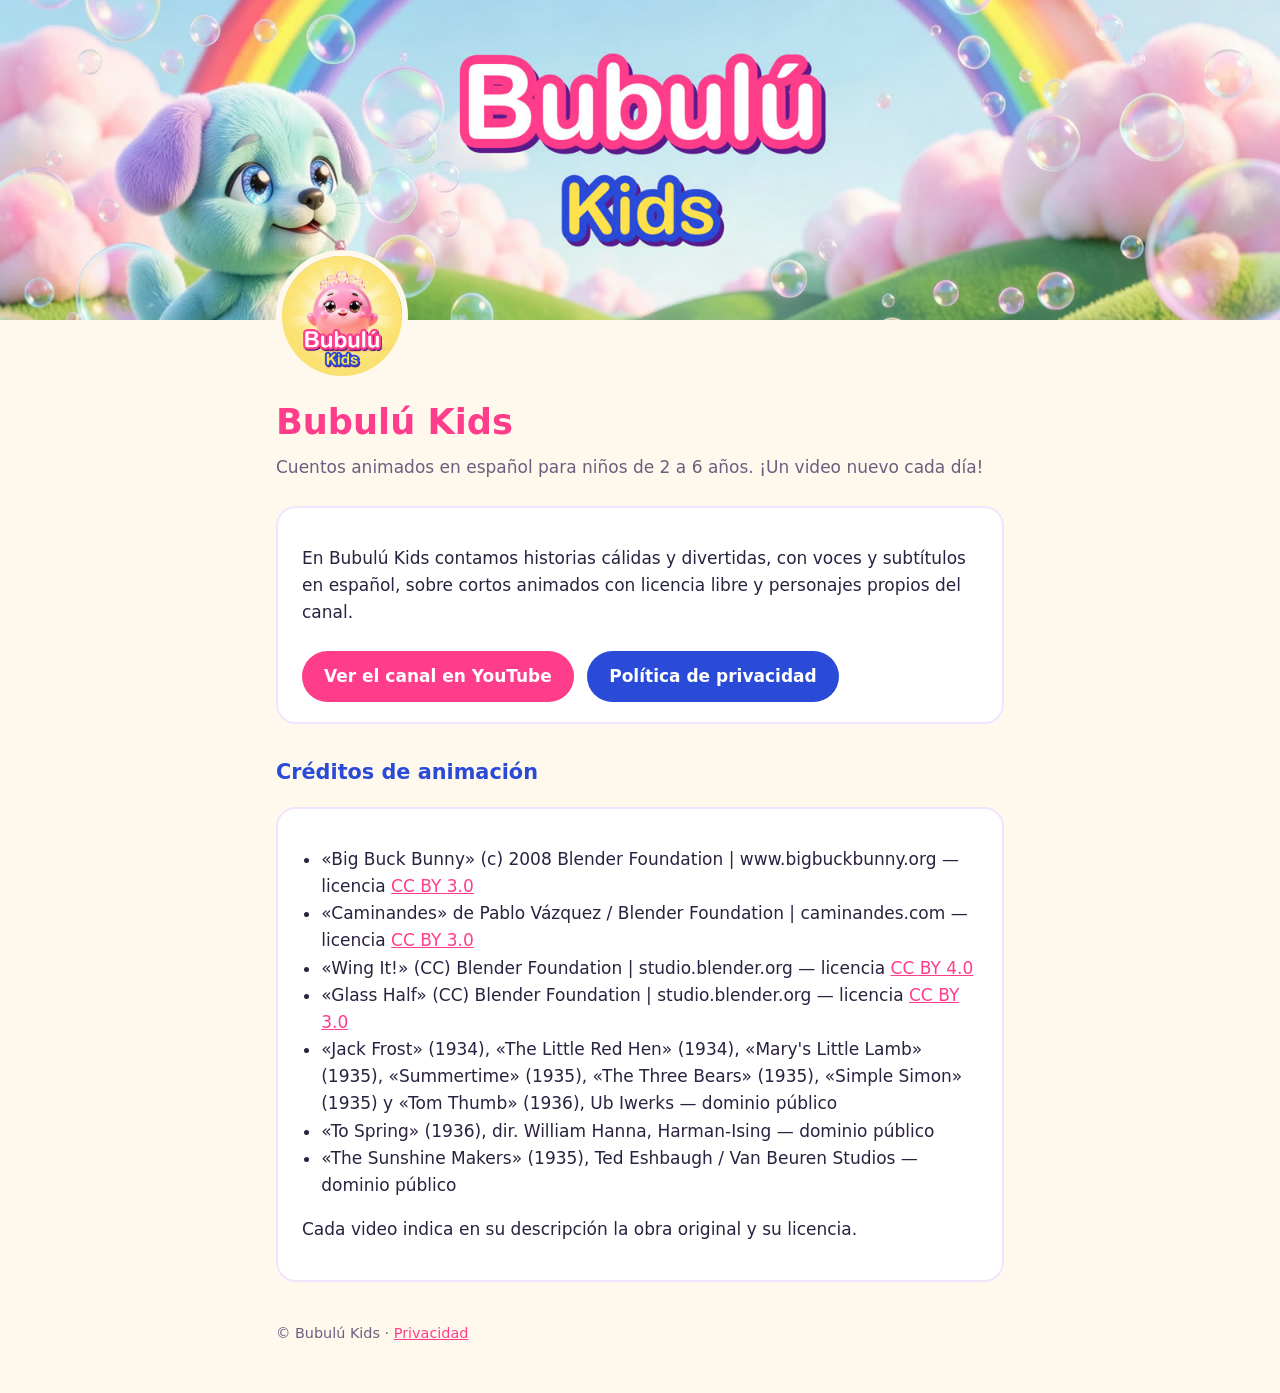
<file: index.html>
<!doctype html>
<html lang="es">
<head>
  <meta charset="utf-8">
  <meta name="viewport" content="width=device-width, initial-scale=1">
  <title>Bubulú Kids</title>
  <meta name="description" content="Bubulú Kids: cuentos animados en español para niños pequeños.">
  <link rel="icon" href="logo.png">
  <link rel="stylesheet" href="estilos.css">
</head>
<body>
  <img class="banner" src="banner.jpg" alt="Banner de Bubulú Kids: arcoíris, burbujas y un cachorrito turquesa">
  <main>
    <img class="logo" src="logo.png" alt="Logo de Bubulú Kids">
    <h1>Bubulú Kids</h1>
    <p class="lema">Cuentos animados en español para niños de 2 a 6 años. ¡Un video nuevo cada día!</p>

    <div class="tarjeta">
      <p>En Bubulú Kids contamos historias cálidas y divertidas, con voces y subtítulos en español,
        sobre cortos animados con licencia libre y personajes propios del canal.</p>
      <a class="boton" href="https://www.youtube.com/@bubulukidstv">Ver el canal en YouTube</a>
      <a class="boton secundario" href="privacidad.html">Política de privacidad</a>
    </div>

    <h2>Créditos de animación</h2>
    <div class="tarjeta">
      <ul>
        <li>«Big Buck Bunny» (c) 2008 Blender Foundation | www.bigbuckbunny.org — licencia
          <a href="https://creativecommons.org/licenses/by/3.0/">CC BY 3.0</a></li>
        <li>«Caminandes» de Pablo Vázquez / Blender Foundation | caminandes.com — licencia
          <a href="https://creativecommons.org/licenses/by/3.0/">CC BY 3.0</a></li>
        <li>«Wing It!» (CC) Blender Foundation | studio.blender.org — licencia
          <a href="https://creativecommons.org/licenses/by/4.0/">CC BY 4.0</a></li>
        <li>«Glass Half» (CC) Blender Foundation | studio.blender.org — licencia
          <a href="https://creativecommons.org/licenses/by/3.0/">CC BY 3.0</a></li>
        <li>«Jack Frost» (1934), «The Little Red Hen» (1934), «Mary's Little Lamb» (1935), «Summertime» (1935),
          «The Three Bears» (1935), «Simple Simon» (1935) y «Tom Thumb» (1936), Ub Iwerks — dominio público</li>
        <li>«To Spring» (1936), dir. William Hanna, Harman-Ising — dominio público</li>
        <li>«The Sunshine Makers» (1935), Ted Eshbaugh / Van Beuren Studios — dominio público</li>
      </ul>
      <p>Cada video indica en su descripción la obra original y su licencia.</p>
    </div>

    <footer>© Bubulú Kids · <a href="privacidad.html">Privacidad</a></footer>
  </main>
</body>
</html>
</file>
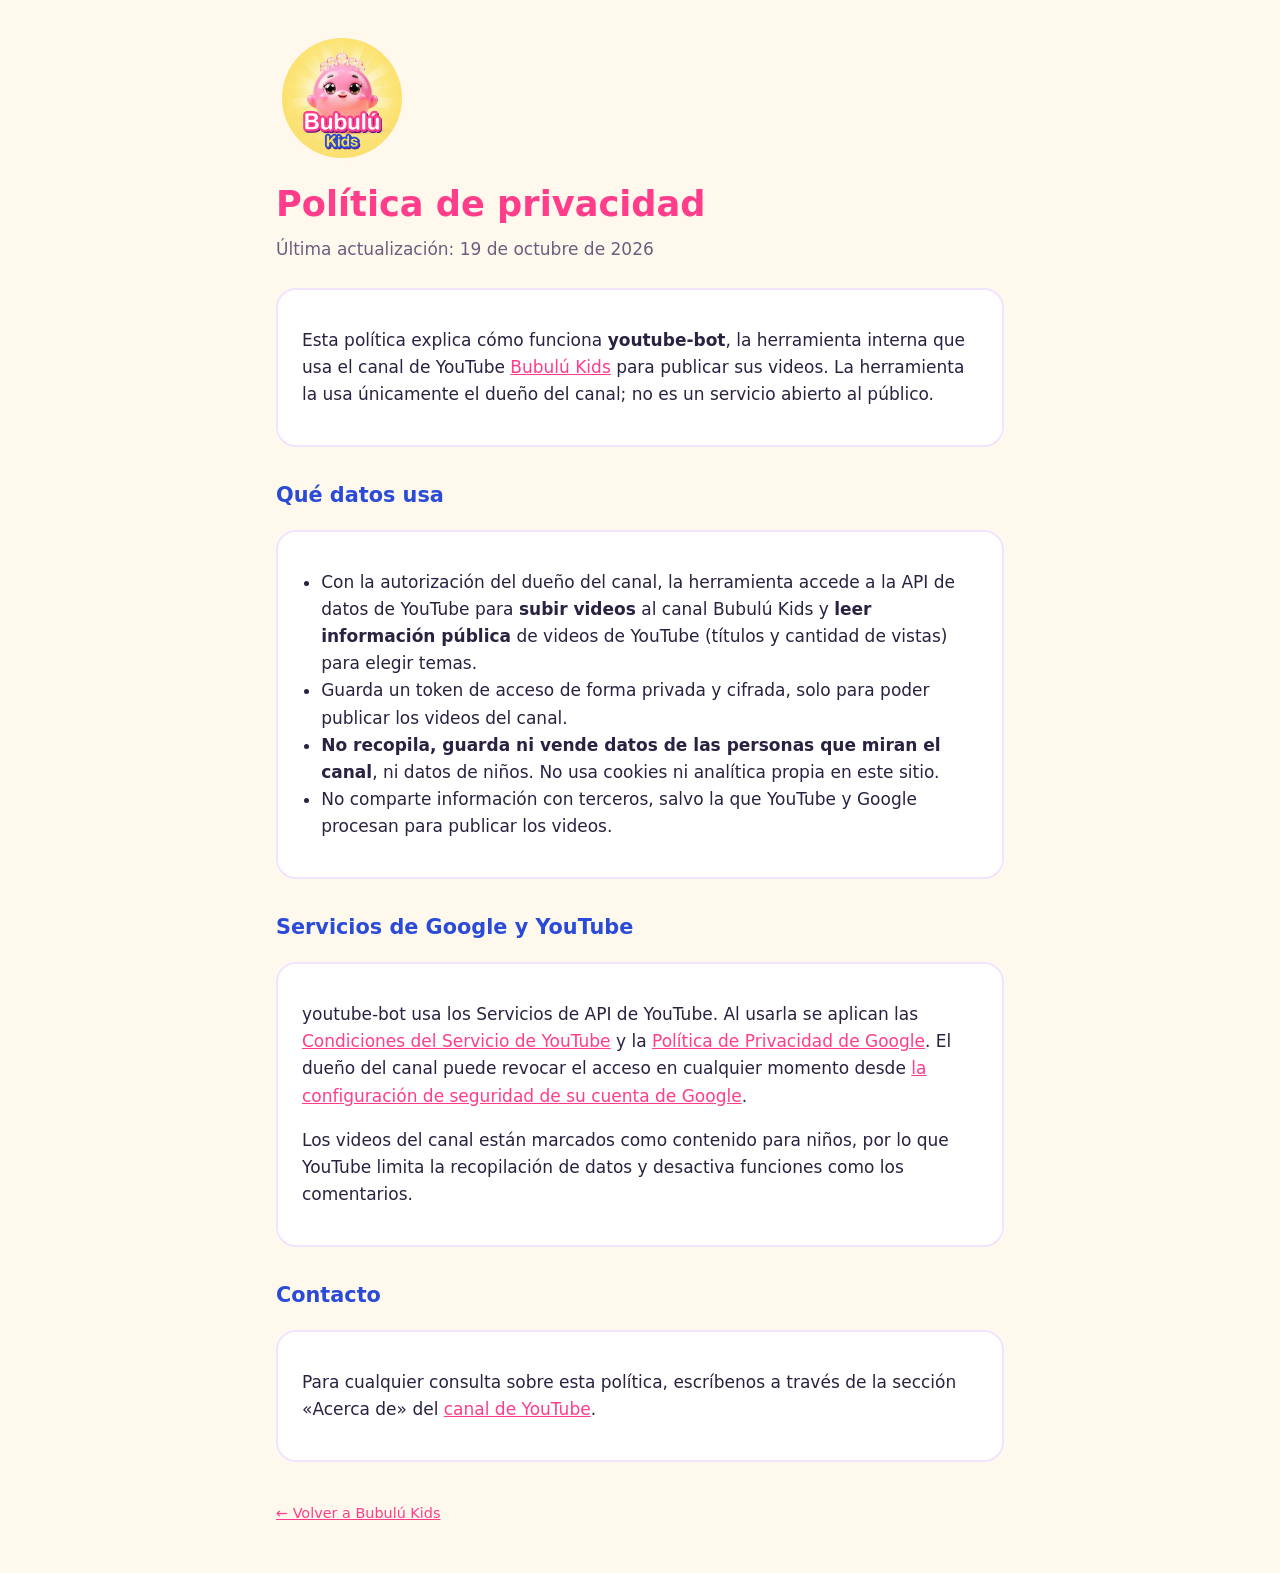
<file: privacidad.html>
<!doctype html>
<html lang="es">
<head>
  <meta charset="utf-8">
  <meta name="viewport" content="width=device-width, initial-scale=1">
  <title>Privacidad · Bubulú Kids</title>
  <meta name="description" content="Política de privacidad de Bubulú Kids y de su herramienta de publicación youtube-bot.">
  <link rel="icon" href="logo.png">
  <link rel="stylesheet" href="estilos.css">
</head>
<body>
  <main style="margin-top: 32px">
    <a href="index.html"><img class="logo" src="logo.png" alt="Logo de Bubulú Kids"></a>
    <h1>Política de privacidad</h1>
    <p class="lema">Última actualización: 19 de octubre de 2026</p>

    <div class="tarjeta">
      <p>Esta política explica cómo funciona <strong>youtube-bot</strong>, la herramienta interna que usa
        el canal de YouTube <a href="https://www.youtube.com/@bubulukidstv">Bubulú Kids</a> para publicar sus
        videos. La herramienta la usa únicamente el dueño del canal; no es un servicio abierto al público.</p>
    </div>

    <h2>Qué datos usa</h2>
    <div class="tarjeta">
      <ul>
        <li>Con la autorización del dueño del canal, la herramienta accede a la API de datos de YouTube para
          <strong>subir videos</strong> al canal Bubulú Kids y <strong>leer información pública</strong> de
          videos de YouTube (títulos y cantidad de vistas) para elegir temas.</li>
        <li>Guarda un token de acceso de forma privada y cifrada, solo para poder publicar los videos del canal.</li>
        <li><strong>No recopila, guarda ni vende datos de las personas que miran el canal</strong>, ni datos de
          niños. No usa cookies ni analítica propia en este sitio.</li>
        <li>No comparte información con terceros, salvo la que YouTube y Google procesan para publicar los videos.</li>
      </ul>
    </div>

    <h2>Servicios de Google y YouTube</h2>
    <div class="tarjeta">
      <p>youtube-bot usa los Servicios de API de YouTube. Al usarla se aplican las
        <a href="https://www.youtube.com/t/terms">Condiciones del Servicio de YouTube</a> y la
        <a href="https://policies.google.com/privacy">Política de Privacidad de Google</a>.
        El dueño del canal puede revocar el acceso en cualquier momento desde
        <a href="https://security.google.com/settings/security/permissions">la configuración de seguridad de su cuenta de Google</a>.</p>
      <p>Los videos del canal están marcados como contenido para niños, por lo que YouTube limita la
        recopilación de datos y desactiva funciones como los comentarios.</p>
    </div>

    <h2>Contacto</h2>
    <div class="tarjeta">
      <p>Para cualquier consulta sobre esta política, escríbenos a través de la sección
        «Acerca de» del <a href="https://www.youtube.com/@bubulukidstv/about">canal de YouTube</a>.</p>
    </div>

    <footer><a href="index.html">← Volver a Bubulú Kids</a></footer>
  </main>
</body>
</html>
</file>
<file: estilos.css>
:root {
  --fondo: #fff8ec;
  --texto: #2b2140;
  --suave: #6b5f80;
  --rosa: #ff3d8b;
  --azul: #2a4bd8;
  --tarjeta: #ffffff;
  --borde: #f1e4ff;
}
@media (prefers-color-scheme: dark) {
  :root {
    --fondo: #1d1630;
    --texto: #f5efff;
    --suave: #c8bde0;
    --tarjeta: #2a2142;
    --borde: #3b2f5c;
  }
}
* { box-sizing: border-box; }
body {
  margin: 0;
  background: var(--fondo);
  color: var(--texto);
  font: 17px/1.6 "Nunito", "Arial Rounded MT Bold", system-ui, sans-serif;
}
.banner { display: block; width: 100%; max-height: 320px; object-fit: cover; }
main { max-width: 760px; margin: -70px auto 48px; padding: 0 16px; position: relative; }
.logo { width: 132px; height: 132px; border-radius: 50%; border: 6px solid var(--fondo); display: block; }
h1 { font-size: 2.2rem; margin: 12px 0 4px; color: var(--rosa); }
h2 { color: var(--azul); margin-top: 32px; font-size: 1.3rem; }
@media (prefers-color-scheme: dark) { h2 { color: #8fa6ff; } }
.lema { color: var(--suave); margin: 0 0 24px; }
.tarjeta { background: var(--tarjeta); border: 2px solid var(--borde); border-radius: 20px; padding: 20px 24px; margin: 16px 0; }
.boton {
  display: inline-block; background: var(--rosa); color: #fff; text-decoration: none;
  padding: 12px 22px; border-radius: 999px; font-weight: 700; margin: 8px 8px 0 0;
}
.boton.secundario { background: var(--azul); }
a { color: var(--rosa); }
footer { color: var(--suave); font-size: .9rem; margin-top: 40px; }
ul { padding-left: 1.2rem; }
</file>
